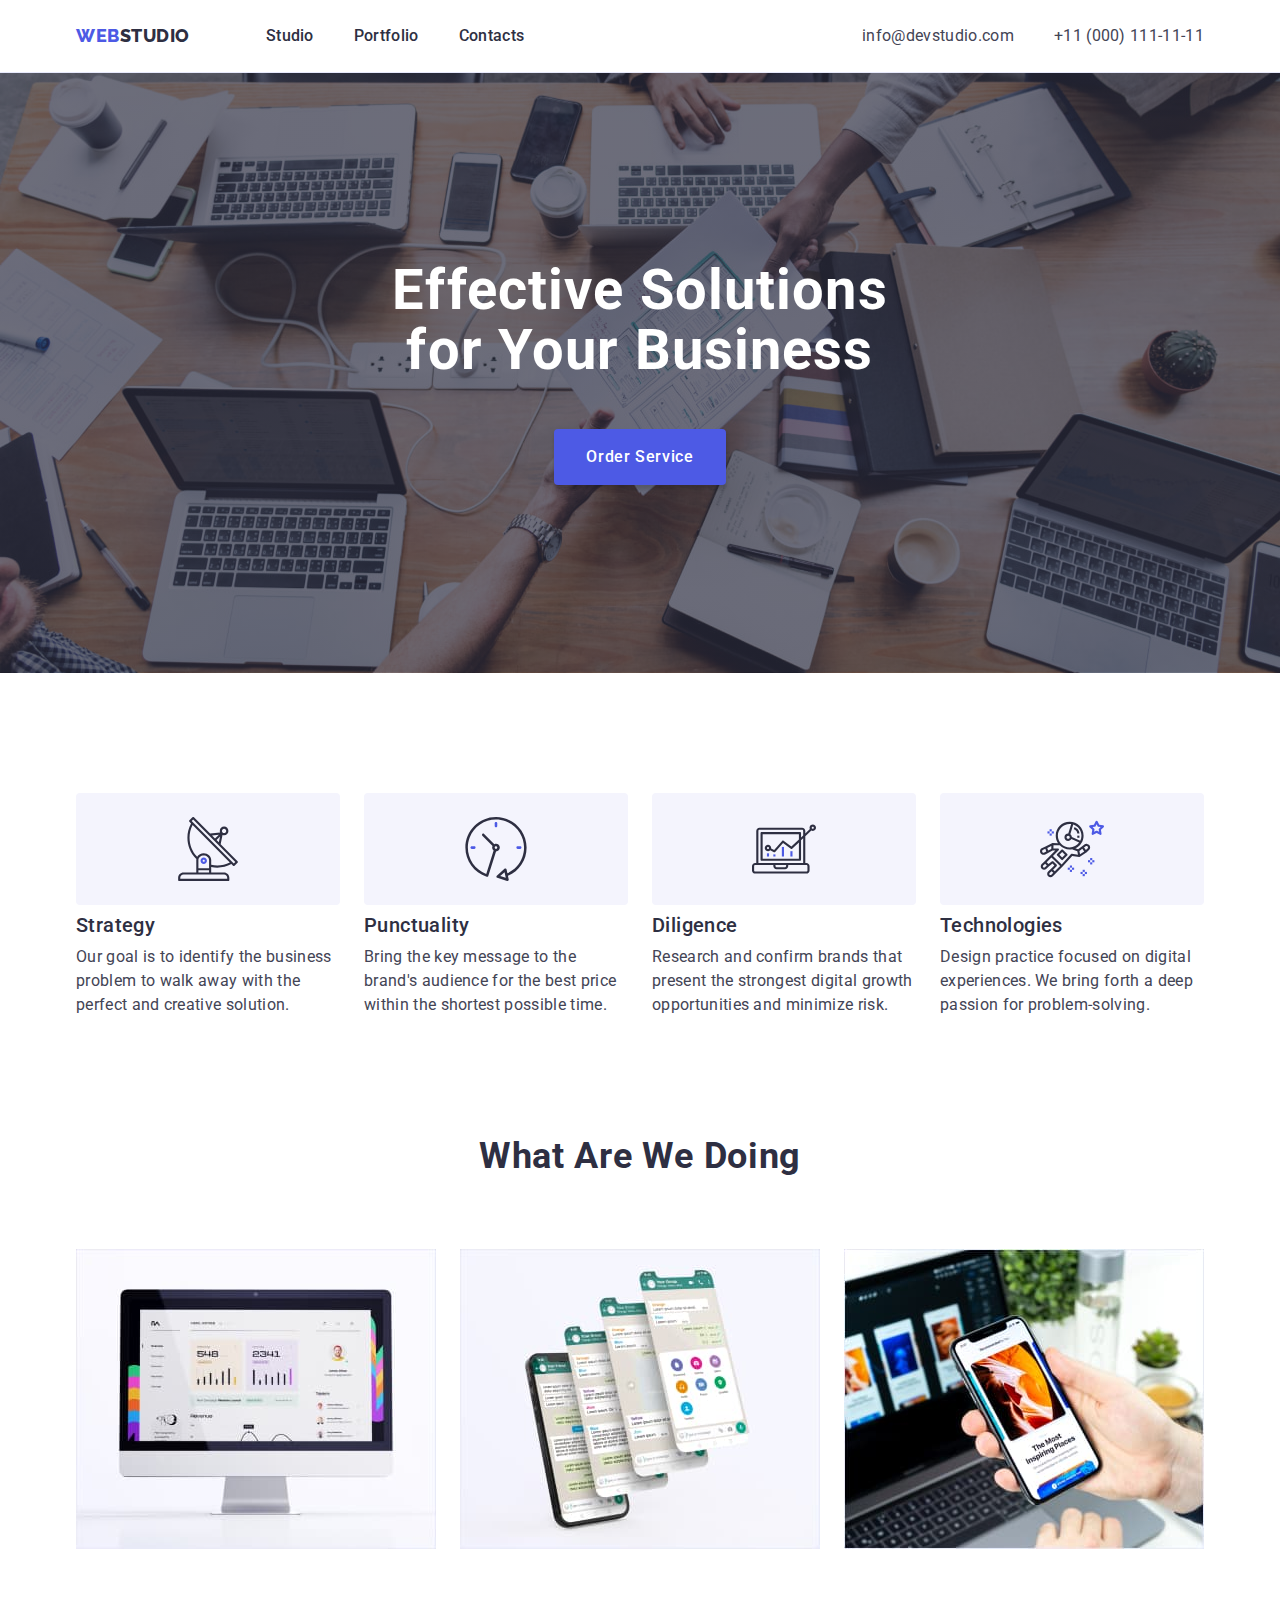
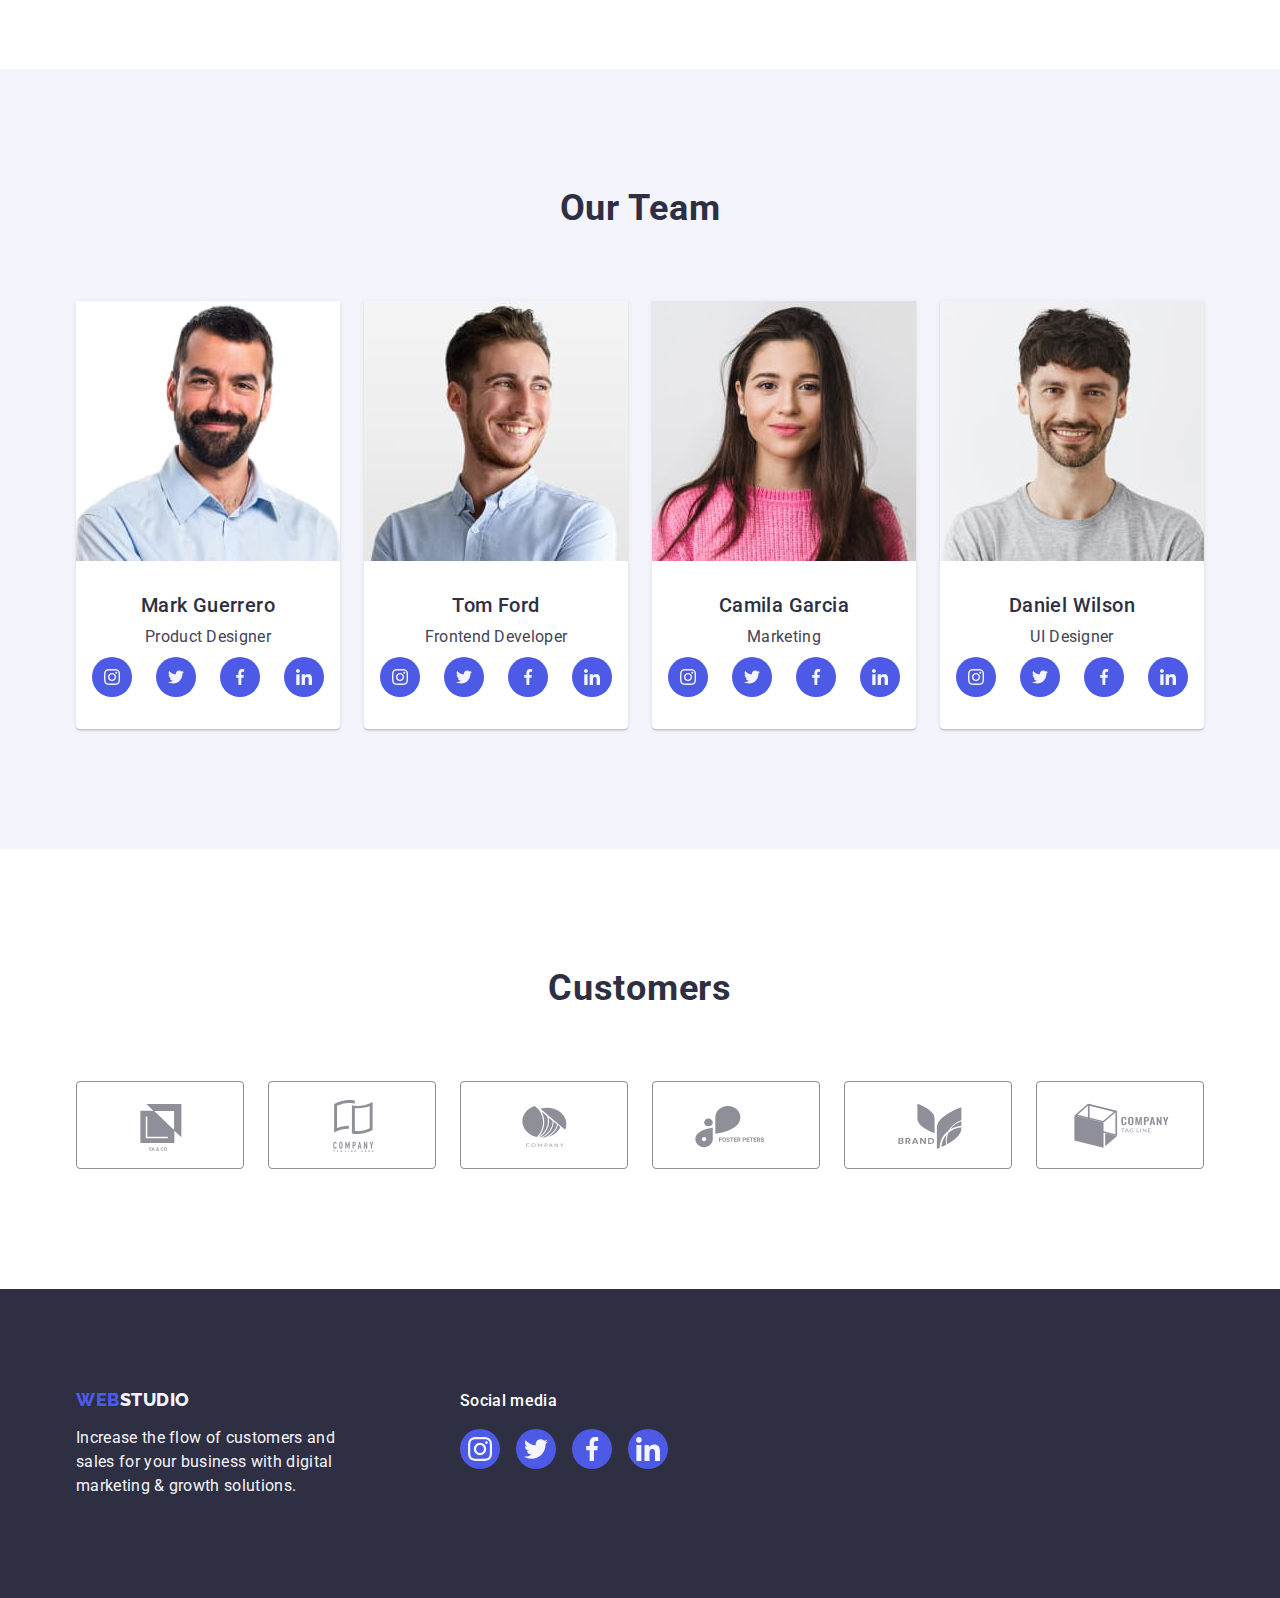
<file: index.html>
<!DOCTYPE html>
<html lang="en">
  <head>
    <meta charset="UTF-8" />
    <meta name="viewport" content="width=device-width, initial-scale=1.0" />
    <title>Studio</title>
    <link rel="preconnect" href="https://fonts.googleapis.com" />
    <link rel="preconnect" href="https://fonts.gstatic.com" crossorigin />
    <link
      href="https://fonts.googleapis.com/css2?family=Raleway:wght@800&family=Roboto:wght@400;500;700;900&display=swap"
      rel="stylesheet"
    />
    <link
      rel="stylesheet"
      href="https://cdnjs.cloudflare.com/ajax/libs/modern-normalize/1.0.0/modern-normalize.min.css"
    />
    <link rel="stylesheet" href="css/styles.css" type="text/css" />
  </head>
  <body>
    <header class="header">
      <div class="container header-wrap">
        <nav class="navigation">
          <a class="link logo logo-header" href="./index.html"
            >Web<span class="accent">Studio</span></a
          >
          <ul class="list nav-list">
            <li class="nav-li">
              <a class="nav-link link" href="./index.html">Studio</a>
            </li>
            <li class="nav-li">
              <a class="nav-link link" href="./portfolio.html">Portfolio</a>
            </li>
            <li class="nav-li">
              <a class="nav-link link" href="">Contacts</a>
            </li>
          </ul>
        </nav>
        <address class="address">
          <ul class="list">
            <li>
              <a class="address-link link" href="mailto:info@devstudio.com"
                >info@devstudio.com</a
              >
            </li>
            <li>
              <a class="address-link link" href="tel:+110001111111"
                >+11 (000) 111-11-11</a
              >
            </li>
          </ul>
        </address>
      </div>
    </header>
    <main>
      <section class="starting-section section">
        <div class="container">
          <h1 class="first-heading">Effective Solutions for Your Business</h1>
          <button class="main-button button" type="button">
            Order Service
          </button>
        </div>
      </section>
      <section class="traits-section section">
        <div class="container">
          <h2 class="visually-hidden">Our traits</h2>
          <ul class="list">
            <li class="traits-li">
              <div class="traits-div">
                <svg width="64" height="64">
                  <use href="./images/icons.svg#icon-antenna" />
                </svg>
              </div>
              <h3 class="third-heading">Strategy</h3>
              <p class="paragraph">
                Our goal is to identify the business problem to walk away with
                the perfect and creative solution.
              </p>
            </li>
            <li class="traits-li">
              <div class="traits-div">
                <svg width="64" height="64">
                  <use href="./images/icons.svg#icon-clock" />
                </svg>
              </div>
              <h3 class="third-heading">Punctuality</h3>
              <p class="paragraph">
                Bring the key message to the brand's audience for the best price
                within the shortest possible time.
              </p>
            </li>
            <li class="traits-li">
              <div class="traits-div">
                <svg width="64" height="64">
                  <use href="./images/icons.svg#icon-diagram" />
                </svg>
              </div>
              <h3 class="third-heading">Diligence</h3>
              <p class="paragraph">
                Research and confirm brands that present the strongest digital
                growth opportunities and minimize risk.
              </p>
            </li>
            <li class="traits-li">
              <div class="traits-div">
                <svg width="64" height="64">
                  <use href="./images/icons.svg#icon-astronaut" />
                </svg>
              </div>
              <h3 class="third-heading">Technologies</h3>
              <p class="paragraph">
                Design practice focused on digital experiences. We bring forth a
                deep passion for problem-solving.
              </p>
            </li>
          </ul>
        </div>
      </section>
      <section class="work-section section">
        <div class="container">
          <h2 class="second-heading">What are we doing</h2>
          <ul class="list">
            <li class="work-li">
              <img
                src="./images/img1.jpg"
                alt="website on screen"
                width="360"
                height="300"
              />
            </li>
            <li class="work-li">
              <img
                src="./images/img2.jpg"
                alt="messaging application"
                width="360"
                height="300"
              />
            </li>
            <li class="work-li">
              <img
                src="./images/img3.jpg"
                alt="website on mobile screen"
                width="360"
                height="300"
              />
            </li>
          </ul>
        </div>
      </section>
      <section class="team-section section">
        <div class="container">
          <h2 class="second-heading">Our Team</h2>
          <ul class="list">
            <li class="team-li">
              <img
                src="./images/img4.jpg"
                alt="man with dark hair and beard in a blue shirt"
                width="264"
                height="260"
              />
              <div class="team-member">
                <h3 class="third-heading">Mark Guerrero</h3>
                <p class="paragraph">Product Designer</p>
                <ul class="list">
                  <li class="social-icon">
                    <a class="link social-link" href="">
                      <svg class="social-svg" width="16" height="16">
                        <use href="./images/icons.svg#icon-instagram" />
                      </svg>
                    </a>
                  </li>
                  <li class="social-icon">
                    <a class="link social-link" href="">
                      <svg class="social-svg" width="16" height="16">
                        <use href="./images/icons.svg#icon-twitter" />
                      </svg>
                    </a>
                  </li>
                  <li class="social-icon">
                    <a class="link social-link" href="">
                      <svg class="social-svg" width="16" height="16">
                        <use href="./images/icons.svg#icon-facebook" />
                      </svg>
                    </a>
                  </li>
                  <li class="social-icon">
                    <a class="link social-link" href="">
                      <svg class="social-svg" width="16" height="16">
                        <use href="./images/icons.svg#icon-linkedin" />
                      </svg>
                    </a>
                  </li>
                </ul>
              </div>
            </li>
            <li class="team-li">
              <img
                src="./images/img5.jpg"
                alt="smiling man with brown hair in a blue shirt"
                width="264"
                height="260"
              />
              <div class="team-member">
                <h3 class="third-heading">Tom Ford</h3>
                <p class="paragraph">Frontend Developer</p>
                <ul class="list">
                  <li class="social-icon">
                    <a class="link social-link" href="">
                      <svg class="social-svg" width="16" height="16">
                        <use href="./images/icons.svg#icon-instagram" />
                      </svg>
                    </a>
                  </li>
                  <li class="social-icon">
                    <a class="link social-link" href="">
                      <svg class="social-svg" width="16" height="16">
                        <use href="./images/icons.svg#icon-twitter" />
                      </svg>
                    </a>
                  </li>
                  <li class="social-icon">
                    <a class="link social-link" href="">
                      <svg class="social-svg" width="16" height="16">
                        <use href="./images/icons.svg#icon-facebook" />
                      </svg>
                    </a>
                  </li>
                  <li class="social-icon">
                    <a class="link social-link" href="">
                      <svg class="social-svg" width="16" height="16">
                        <use href="./images/icons.svg#icon-linkedin" />
                      </svg>
                    </a>
                  </li>
                </ul>
              </div>
            </li>
            <li class="team-li">
              <img
                src="./images/img6.jpg"
                alt="woman with dark hair in a pink pullover"
                width="264"
                height="260"
              />
              <div class="team-member">
                <h3 class="third-heading">Camila Garcia</h3>
                <p class="paragraph">Marketing</p>
                <ul class="list">
                  <li class="social-icon">
                    <a class="link social-link" href="">
                      <svg class="social-svg" width="16" height="16">
                        <use href="./images/icons.svg#icon-instagram" />
                      </svg>
                    </a>
                  </li>
                  <li class="social-icon">
                    <a class="link social-link" href="">
                      <svg class="social-svg" width="16" height="16">
                        <use href="./images/icons.svg#icon-twitter" />
                      </svg>
                    </a>
                  </li>
                  <li class="social-icon">
                    <a class="link social-link" href="">
                      <svg class="social-svg" width="16" height="16">
                        <use href="./images/icons.svg#icon-facebook" />
                      </svg>
                    </a>
                  </li>
                  <li class="social-icon">
                    <a class="link social-link" href="">
                      <svg class="social-svg" width="16" height="16">
                        <use href="./images/icons.svg#icon-linkedin" />
                      </svg>
                    </a>
                  </li>
                </ul>
              </div>
            </li>
            <li class="team-li">
              <img
                src="./images/img7.jpg"
                alt="man with dark hair in a gray t-shirt"
                width="264"
                height="260"
              />
              <div class="team-member">
                <h3 class="third-heading">Daniel Wilson</h3>
                <p class="paragraph">UI Designer</p>
                <ul class="list">
                  <li class="social-icon">
                    <a class="link social-link" href="">
                      <svg class="social-svg" width="16" height="16">
                        <use href="./images/icons.svg#icon-instagram" />
                      </svg>
                    </a>
                  </li>
                  <li class="social-icon">
                    <a class="link social-link" href="">
                      <svg class="social-svg" width="16" height="16">
                        <use href="./images/icons.svg#icon-twitter" />
                      </svg>
                    </a>
                  </li>
                  <li class="social-icon">
                    <a class="link social-link" href="">
                      <svg class="social-svg" width="16" height="16">
                        <use href="./images/icons.svg#icon-facebook" />
                      </svg>
                    </a>
                  </li>
                  <li class="social-icon">
                    <a class="link social-link" href="">
                      <svg class="social-svg" width="16" height="16">
                        <use href="./images/icons.svg#icon-linkedin" />
                      </svg>
                    </a>
                  </li>
                </ul>
              </div>
            </li>
          </ul>
        </div>
      </section>
      <section class="section customers-section">
        <div class="container">
          <h2 class="second-heading">Customers</h2>
          <ul class="list">
            <li class="customers-li">
              <a href="" class="link customers-link">
                <svg class="customers-svg" width="104" height="56">
                  <use href="./images/icons.svg#icon-client-1" />
                </svg>
              </a>
            </li>
            <li class="customers-li">
              <a href="" class="link customers-link">
                <svg class="customers-svg" width="104" height="56">
                  <use href="./images/icons.svg#icon-client-2" />
                </svg>
              </a>
            </li>
            <li class="customers-li">
              <a href="" class="link customers-link">
                <svg class="customers-svg" width="104" height="56">
                  <use href="./images/icons.svg#icon-client-3" />
                </svg>
              </a>
            </li>
            <li class="customers-li">
              <a href="" class="link customers-link">
                <svg class="customers-svg" width="104" height="56">
                  <use href="./images/icons.svg#icon-client-4" />
                </svg>
              </a>
            </li>
            <li class="customers-li">
              <a href="" class="link customers-link">
                <svg class="customers-svg" width="104" height="56">
                  <use href="./images/icons.svg#icon-client-5" />
                </svg>
              </a>
            </li>
            <li class="customers-li">
              <a href="" class="link customers-link">
                <svg class="customers-svg" width="104" height="56">
                  <use href="./images/icons.svg#icon-client-6" />
                </svg>
              </a>
            </li>
          </ul>
        </div>
      </section>
    </main>
    <footer class="footer">
      <div class="container footer-wrap">
        <div class="footer-left">
          <a class="link logo logo-footer" href="./index.html"
            >Web<span class="accent">Studio</span></a
          >
          <p class="footer-paragraph">
            Increase the flow of customers and sales for your business with
            digital marketing & growth solutions.
          </p>
        </div>
        <div>
          <p class="footer-social-paragraph">Social media</p>
          <ul class="list footer-social-list">
            <li class="footer-social-li">
              <a href="" class="link footer-icon-link">
                <svg class="footer-social-svg" width="24" height="24">
                  <use href="./images/icons.svg#icon-instagram" />
                </svg>
              </a>
            </li>
            <li class="footer-social-li">
              <a href="" class="link footer-icon-link">
                <svg class="footer-social-svg" width="24" height="24">
                  <use href="./images/icons.svg#icon-twitter" />
                </svg>
              </a>
            </li>
            <li class="footer-social-li">
              <a href="" class="link footer-icon-link">
                <svg class="footer-social-svg" width="24" height="24">
                  <use href="./images/icons.svg#icon-facebook" />
                </svg>
              </a>
            </li>
            <li class="footer-social-li">
              <a href="" class="link footer-icon-link">
                <svg class="footer-social-svg" width="24" height="24">
                  <use href="./images/icons.svg#icon-linkedin" />
                </svg>
              </a>
            </li>
          </ul>
        </div>
      </div>
    </footer>
  </body>
</html>
</file>
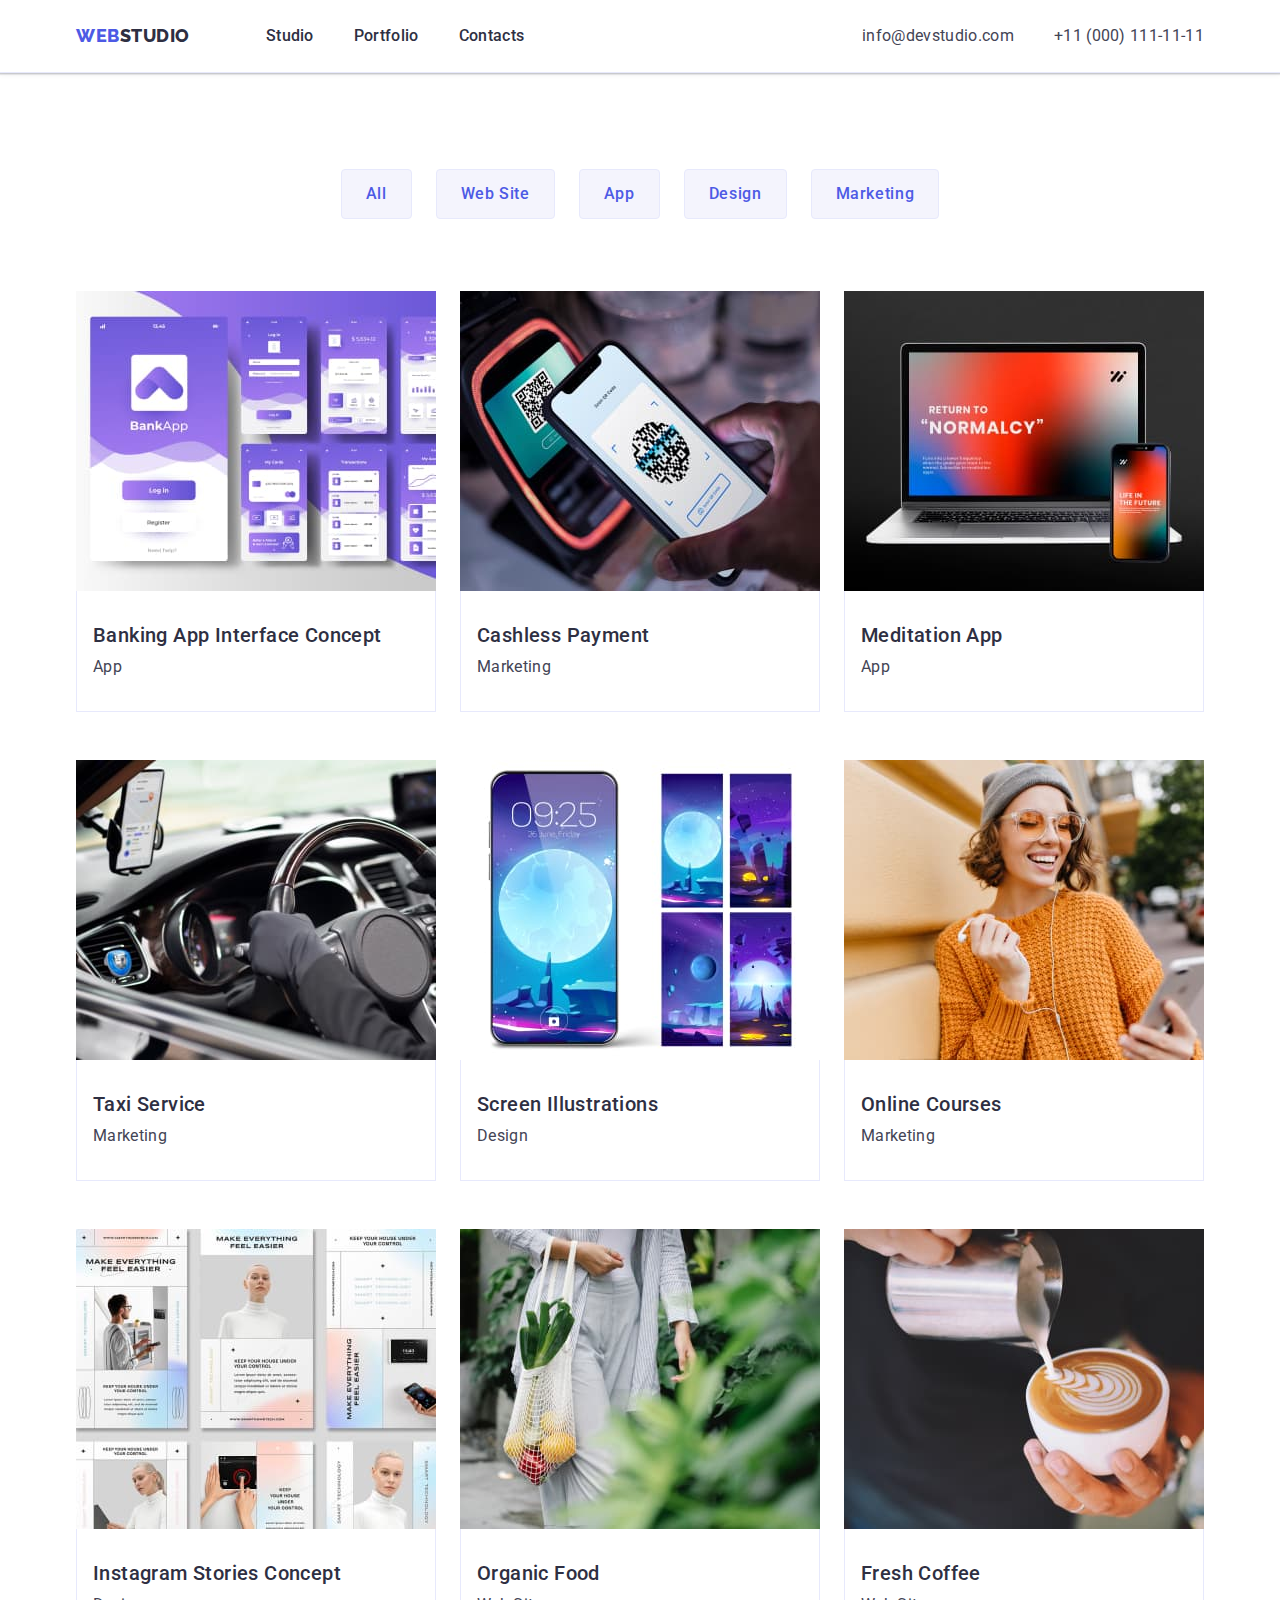
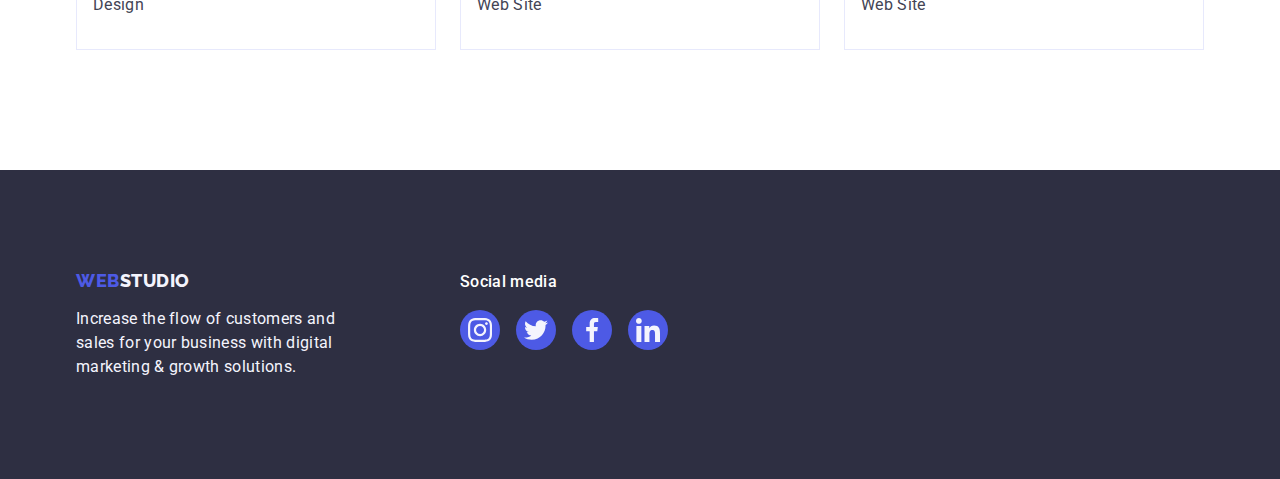
<file: portfolio.html>
<!DOCTYPE html>
<html lang="en">
  <head>
    <meta charset="UTF-8" />
    <meta name="viewport" content="width=device-width, initial-scale=1.0" />
    <title>Portfolio</title>
    <link rel="preconnect" href="https://fonts.googleapis.com" />
    <link rel="preconnect" href="https://fonts.gstatic.com" crossorigin />
    <link
      href="https://fonts.googleapis.com/css2?family=Raleway:wght@800&family=Roboto:wght@400;500;700;900&display=swap"
      rel="stylesheet"
    />
    <link
      rel="stylesheet"
      href="https://cdnjs.cloudflare.com/ajax/libs/modern-normalize/1.0.0/modern-normalize.min.css"
    />
    <link rel="stylesheet" href="css/styles.css" type="text/css" />
  </head>
  <body>
    <header class="header">
      <div class="container header-wrap">
        <nav class="navigation">
          <a class="link logo logo-header" href="./index.html"
            >Web<span class="accent">Studio</span></a
          >
          <ul class="list nav-list">
            <li class="nav-li">
              <a class="nav-link link" href="./index.html">Studio</a>
            </li>
            <li class="nav-li">
              <a class="nav-link link" href="./portfolio.html">Portfolio</a>
            </li>
            <li class="nav-li">
              <a class="nav-link link" href="">Contacts</a>
            </li>
          </ul>
        </nav>
        <address class="address">
          <ul class="list">
            <li>
              <a class="address-link link" href="mailto:info@devstudio.com"
                >info@devstudio.com</a
              >
            </li>
            <li>
              <a class="address-link link" href="tel:+110001111111"
                >+11 (000) 111-11-11</a
              >
            </li>
          </ul>
        </address>
      </div>
    </header>
    <main>
      <section class="section portfolio-section">
        <div class="container">
          <h1 class="visually-hidden">Portfolio</h1>
          <ul class="list buttons">
            <li>
              <button class="portfolio-button button" type="button">All</button>
            </li>
            <li>
              <button class="portfolio-button button" type="button">
                Web Site
              </button>
            </li>
            <li>
              <button class="portfolio-button button" type="button">App</button>
            </li>
            <li>
              <button class="portfolio-button button" type="button">
                Design
              </button>
            </li>
            <li>
              <button class="portfolio-button button" type="button">
                Marketing
              </button>
            </li>
          </ul>
          <ul class="list portfolio-app">
            <li class="portfolio-app-li">
              <a href="" class="link portfolio-app-link">
                <img
                  src="./images/img8.jpg"
                  alt="BankApp application"
                  width="360"
                  height="300"
                />
                <div class="portfolio-app-name">
                  <h2 class="portfolio-second-heading">
                    Banking App Interface Concept
                  </h2>
                  <p class="paragraph">App</p>
                </div>
              </a>
            </li>
            <li class="portfolio-app-li">
              <a href="" class="link portfolio-app-link">
                <img
                  src="./images/img9.jpg"
                  alt="code QR on smartphone"
                  width="360"
                  height="300"
                />
                <div class="portfolio-app-name">
                  <h2 class="portfolio-second-heading">Cashless Payment</h2>
                  <p class="paragraph">Marketing</p>
                </div>
              </a>
            </li>
            <li class="portfolio-app-li">
              <a href="" class="link portfolio-app-link">
                <img
                  src="./images/img10.jpg"
                  alt="computer and smartphone"
                  width="360"
                  height="300"
                />
                <div class="portfolio-app-name">
                  <h2 class="portfolio-second-heading">Meditation App</h2>
                  <p class="paragraph">App</p>
                </div>
              </a>
            </li>
            <li class="portfolio-app-li">
              <a href="" class="link portfolio-app-link">
                <img
                  src="./images/img11.jpg"
                  alt="hands on steering Wheel"
                  width="360"
                  height="300"
                />
                <div class="portfolio-app-name">
                  <h2 class="portfolio-second-heading">Taxi Service</h2>
                  <p class="paragraph">Marketing</p>
                </div>
              </a>
            </li>
            <li class="portfolio-app-li">
              <a href="" class="link portfolio-app-link">
                <img
                  src="./images/img12.jpg"
                  alt="wallpapers on phone"
                  width="360"
                  height="300"
                />
                <div class="portfolio-app-name">
                  <h2 class="portfolio-second-heading">Screen Illustrations</h2>
                  <p class="paragraph">Design</p>
                </div>
              </a>
            </li>
            <li class="portfolio-app-li">
              <a href="" class="link portfolio-app-link">
                <img
                  src="./images/img13.jpg"
                  alt="smilling woman"
                  width="360"
                  height="300"
                />
                <div class="portfolio-app-name">
                  <h2 class="portfolio-second-heading">Online Courses</h2>
                  <p class="paragraph">Marketing</p>
                </div>
              </a>
            </li>
            <li class="portfolio-app-li">
              <a href="" class="link portfolio-app-link">
                <img
                  src="./images/img14.jpg"
                  alt="pictures from Instagram"
                  width="360"
                  height="300"
                />
                <div class="portfolio-app-name">
                  <h2 class="portfolio-second-heading">
                    Instagram Stories Concept
                  </h2>
                  <p class="paragraph">Design</p>
                </div>
              </a>
            </li>
            <li class="portfolio-app-li">
              <a href="" class="link portfolio-app-link">
                <img
                  src="./images/img15.jpg"
                  alt="fruits in a organic bag"
                  width="360"
                  height="300"
                />
                <div class="portfolio-app-name">
                  <h2 class="portfolio-second-heading">Organic Food</h2>
                  <p class="paragraph">Web Site</p>
                </div>
              </a>
            </li>
            <li class="portfolio-app-li">
              <a href="" class="link portfolio-app-link">
                <img
                  src="./images/img16.jpg"
                  alt="cap of coffee"
                  width="360"
                  height="300"
                />
                <div class="portfolio-app-name">
                  <h2 class="portfolio-second-heading">Fresh Coffee</h2>
                  <p class="paragraph">Web Site</p>
                </div>
              </a>
            </li>
          </ul>
        </div>
      </section>
    </main>
    <footer class="footer">
      <div class="container footer-wrap">
        <div class="footer-left">
          <a class="link logo logo-footer" href="./index.html"
            >Web<span class="accent">Studio</span></a
          >
          <p class="footer-paragraph">
            Increase the flow of customers and sales for your business with
            digital marketing & growth solutions.
          </p>
        </div>
        <div>
          <p class="footer-social-paragraph">Social media</p>
          <ul class="list footer-social-list">
            <li class="footer-social-li">
              <a href="" class="link footer-icon-link">
                <svg class="footer-social-svg" width="24" height="24">
                  <use href="./images/icons.svg#icon-instagram" />
                </svg>
              </a>
            </li>
            <li class="footer-social-li">
              <a href="" class="link footer-icon-link">
                <svg class="footer-social-svg" width="24" height="24">
                  <use href="./images/icons.svg#icon-twitter" />
                </svg>
              </a>
            </li>
            <li class="footer-social-li">
              <a href="" class="link footer-icon-link">
                <svg class="footer-social-svg" width="24" height="24">
                  <use href="./images/icons.svg#icon-facebook" />
                </svg>
              </a>
            </li>
            <li class="footer-social-li">
              <a href="" class="link footer-icon-link">
                <svg class="footer-social-svg" width="24" height="24">
                  <use href="./images/icons.svg#icon-linkedin" />
                </svg>
              </a>
            </li>
          </ul>
        </div>
      </div>
    </footer>
  </body>
</html>
</file>
<file: css/styles.css>
:root {
  --iris: #4d5ae5;
  --ocean: #404bbf;
  --navy-blue: #2e2f42;
  --green: #31d0aa;
  --slate: #434455;
  --light-slate: #8e8f99;
  --cornflower: #e7e9fc;
  --cloud: #f4f4fd;
  --navy-blue-modal: #2e2f4266;
  --grey: #2e2f42b2;
  --white: #ffffff;
  --dairy: #fcfcfc;
}

* {
  margin: 0;
  padding: 0;
}

body {
  background-color: var(--white);
  color: var(--slate);
  font-family: "Roboto", sans-serif;
}

h1,
h2,
h3,
h4,
h5,
h6,
p {
  margin: 0;
}

.container {
  margin: 0 auto;
  padding: 0 15px;
  max-width: 1158px;
}

.header-wrap {
  display: flex;
  align-items: center;
}

.link {
  text-decoration: none;
}

.link:hover,
.link:focus {
  color: var(--ocean);
}

.logo {
  color: var(--iris);
  font-family: "Raleway", sans-serif;
  font-size: 18px;
  font-weight: 800;
  letter-spacing: 0.03em;
  line-height: 1.17;
  text-transform: uppercase;
}

.logo-header {
  margin-right: 76px;
}

.accent {
  color: var(--navy-blue);
}

.list {
  display: flex;
  gap: 24px;
  list-style: none;
  margin: 0;
  padding-left: 0;
}

.section {
  padding: 120px 0;
}

.section .list {
  justify-content: center;
}

.button {
  border: none;
  border-radius: 4px;
  cursor: pointer;
  font-family: "Roboto", sans-serif;
  font-weight: 500;
  letter-spacing: 0.04em;
  line-height: 1.5;
}

.visually-hidden {
  position: absolute;
  width: 1px;
  height: 1px;
  margin: -1px;
  border: 0;
  padding: 0;
  white-space: nowrap;
  clip-path: inset(100%);
  clip: rect(0 0 0 0);
  overflow: hidden;
}

.third-heading {
  color: var(--navy-blue);
  font-size: 20px;
  font-weight: 500;
  letter-spacing: 0.02em;
  line-height: 1.2;
  margin-bottom: 8px;
  text-align: center;
}

.paragraph {
  color: var(--slate);
  letter-spacing: 0.02em;
  line-height: 1.5;
  text-align: center;
}

.second-heading {
  color: var(--navy-blue);
  font-size: 36px;
  font-weight: 700;
  letter-spacing: 0.02em;
  line-height: 1.11;
  margin-bottom: 72px;
  text-align: center;
  text-transform: capitalize;
}

img {
  display: block;
  max-width: 100%;
  height: auto;
}

/* header */

.header {
  border-bottom: 1px solid var(--cornflower);
  box-shadow: 0px 2px 1px rgba(46, 47, 66, 0.08),
    0px 1px 1px rgba(46, 47, 66, 0.16), 0px 1px 6px rgba(46, 47, 66, 0.08);
}

.navigation {
  display: flex;
  align-items: center;
}

.nav-list {
  gap: 40px;
}

.nav-li {
  padding: 24px 0;
}

.nav-link {
  color: var(--navy-blue);
  font-weight: 500;
  letter-spacing: 0.02em;
  line-height: 1.5;
  padding: 24px 0;
}

.address {
  align-items: center;
  display: flex;
  font-style: normal;
  gap: 40px;
  margin-left: auto;
}

.address > .list {
  gap: 40px;
}

.address-link {
  color: var(--slate);
  letter-spacing: 0.02em;
  line-height: 1.5;
}

/* main studio */

.starting-section {
  background-color: var(--navy-blue);
  background-image: linear-gradient(
      rgba(46, 47, 66, 0.7),
      rgba(46, 47, 66, 0.7)
    ),
    url("../images/people-office.jpg");
  background-position: center;
  background-repeat: no-repeat;
  background-size: cover;
  margin: 0 auto;
  max-width: 1440px;
  padding: 188px 0;
}

.first-heading {
  color: var(--white);
  font-size: 56px;
  letter-spacing: 0.02em;
  line-height: 1.07;
  max-width: 496px;
  text-align: center;
  margin: 0 auto 48px auto;
}

.main-button {
  background-color: var(--iris);
  border: none;
  box-shadow: 0px 4px 4px 0px rgba(0, 0, 0, 0.15);
  color: var(--white);
  display: block;
  margin: 0 auto;
  min-width: 169px;
  padding: 16px 32px;
}

.main-button:hover,
.main-button:focus {
  background-color: var(--ocean);
}

.traits-section .third-heading,
.traits-section .paragraph {
  text-align: left;
}

.traits-li {
  flex-basis: calc((100% - 72px) / 4);
}

.traits-div {
  align-items: center;
  background-color: var(--cloud);
  border-radius: 4px;
  display: flex;
  height: 112px;
  justify-content: center;
  margin-bottom: 8px;
}

.work-section {
  padding-top: 0;
}

.work-li,
.portfolio-app-li {
  flex-basis: calc((100% - 48px) / 3);
}

.team-section {
  background-color: var(--cloud);
}

.team-li {
  background-color: var(--white);
  border-radius: 0 0 4px 4px;
  box-shadow: 0px 2px 1px 0px rgba(46, 47, 66, 0.08),
    0px 1px 1px 0px rgba(46, 47, 66, 0.16),
    0px 1px 6px 0px rgba(46, 47, 66, 0.08);
  flex-basis: calc((100% - 72px) / 4);
}

.team-member {
  padding: 32px 0;
}

.team-member .list {
  margin-top: 8px;
}

.social-link {
  align-items: center;
  background-color: var(--iris);
  border-radius: 50%;
  display: flex;
  height: 40px;
  justify-content: center;
  width: 40px;
}

.social-link:hover,
.social-link:focus {
  background-color: var(--ocean);
}

.social-svg {
  fill: var(--cloud);
}

.customers-li {
  height: 88px;
  width: calc((100% - 120px) / 6);
}

.customers-link {
  align-items: center;
  border: 1px solid var(--light-slate);
  border-radius: 4px;
  color: var(--light-slate);
  display: flex;
  height: 100%;
  justify-content: center;
  width: 100%;
}

.customers-link:hover,
.customers-link:focus {
  border-color: var(--ocean);
  color: var(--ocean);
}

.customers-svg {
  fill: currentColor;
}

/* footer */

.footer {
  background-color: var(--navy-blue);
  padding: 100px 0;
}

.footer-wrap {
  align-items: baseline;
  display: flex;
  justify-content: flex-start;
}

.footer-left {
  margin-right: 120px;
}

.logo-footer {
  display: inline-block;
  margin-bottom: 16px;
}

.footer .accent {
  color: var(--cloud);
}

.footer-paragraph {
  color: var(--cloud);
  letter-spacing: 0.02em;
  line-height: 1.5;
  max-width: 264px;
}

.footer-social-paragraph {
  color: var(--white);
  font-weight: 500;
  letter-spacing: 0.02em;
  line-height: 1.5;
  margin-bottom: 16px;
}

.footer-social-list {
  gap: 16px;
}

.footer-social-li {
  height: 40px;
  width: 40px;
}

.footer-icon-link {
  align-items: center;
  background-color: var(--iris);
  border-radius: 50%;
  display: flex;
  height: 100%;
  justify-content: center;
  max-height: 40px;
  width: 100%;
}

.footer-icon-link:hover,
.footer-icon-link:focus {
  background-color: var(--green);
}

.footer-social-svg {
  max-height: 40px;
  max-width: 40px;
  fill: var(--cloud);
}

/* portfolio */

.portfolio-section {
  padding: 96px 0 120px 0;
}

.portfolio-section .list {
  flex-wrap: wrap;
}

.buttons {
  margin-bottom: 72px;
}

.portfolio-button {
  background-color: var(--cloud);
  border: 1px solid var(--cornflower);
  color: var(--iris);
  padding: 12px 24px;
}

.portfolio-button:hover,
.portfolio-button:focus {
  background-color: var(--ocean);
  border: 1px solid transparent;
  box-shadow: 0px 2px 2px 0px rgba(0, 0, 0, 0.12),
    0px 2px 1px 0px rgba(0, 0, 0, 0.08), 0px 3px 1px 0px rgba(0, 0, 0, 0.1);
  color: var(--white);
}

.portfolio-second-heading {
  color: var(--navy-blue);
  font-size: 20px;
  font-weight: 500;
  letter-spacing: 0.02em;
  line-height: 1.2;
  margin-bottom: 8px;
}

.portfolio-app {
  row-gap: 48px;
  text-align: left;
}

.portfolio-app-link {
  display: block;
}

.portfolio-app-link:hover,
.portfolio-app-link:focus {
  box-shadow: 0px 2px 1px 0px rgba(46, 47, 66, 0.08),
    0px 1px 1px 0px rgba(46, 47, 66, 0.16),
    0px 1px 6px 0px rgba(46, 47, 66, 0.08);
}

.portfolio-app-name {
  border: 1px solid var(--cornflower);
  border-top: none;
  padding: 32px 16px;
}

.portfolio-app-name > .paragraph {
  text-align: left;
}
</file>
